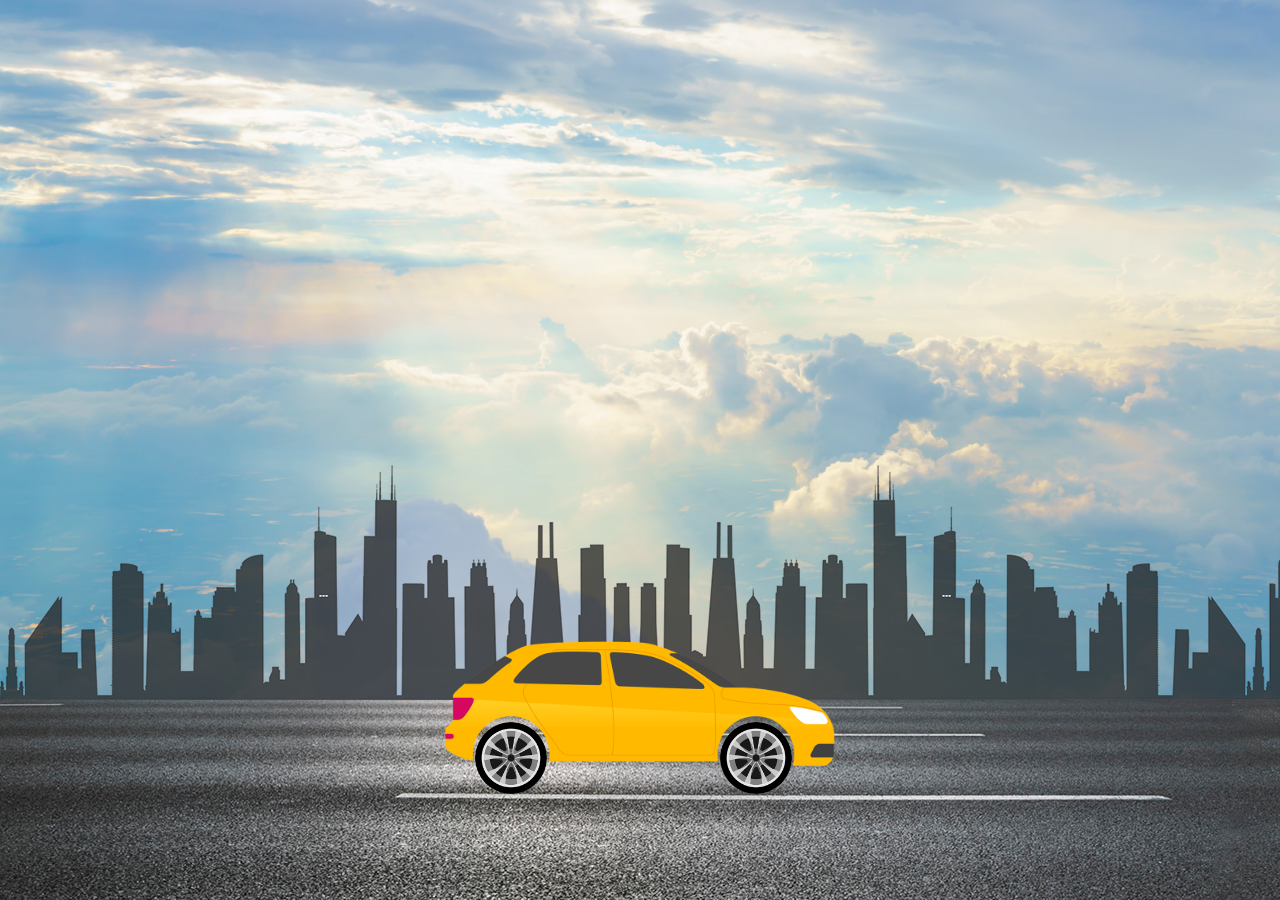
<file: assi/car/index.html>
<!DOCTYPE html>
<html lang="en">
<head>
    <meta charset="UTF-8">
    <title>car</title>
    
	<style>
	 * {
     Margin: 0;
     padding: 0;
 }
 .main{
     height: 100vh;
     width: 100%;
     background-image: url("sky.jpg") ;
     background-size: cover;
     position: relative;
     overflow: hidden;
 }
.road{

    height: 200px;
    width: 500%;
    display: block;
    background-image: url(road.jpg);
    position: absolute;
    bottom: 0;
    left: 0;
    right: 0;
    z-index: 1;
    animation: road 5s linear infinite;
}

@keyframes road{
    100%{
    transform: translateX(-3400px);
}
}
.building{
    height: 250px;
    width: 500%;
    background-image: url(city.png);
    position: absolute;
    bottom: 200px;
    left: 0;
    right: 0;
    display: block;
    z-index: 1;
    background-repeat: repeat-x;
    animation: building 20s linear infinite;

}

@keyframes building{
    100%{
        transform: translate(-1400px);

    }
}
.car{
width: 400px;
left: 50%;
bottom: 100px;
transform: translate(-50%);
position: absolute;
z-index: 2;

}
.car img{
    width: 100%;
    animation:  car linear infinite;
    
}
@keyframes car{
100%{
    transform: translate(-1px);
}
50%{
    transform: translate(1px);
}
0%{
    transform: translate(-1px);
}
}
.wheel{
left: 50%;
bottom: 178px;
transform: translatex(-50%);
position: absolute;
z-index: 2;


}
.wheel img{
    width: 72px;
    height: 72px;
    animation: wheel 1s linear infinite;
}
.back{
    left: -165px;
    position: absolute;
}
.front{
    left: 80px;
    position: absolute;
}
@keyframes wheel{
 100%{
     transform: rotate(360deg);
 }
}
	</style>
</head>
<body>
<div class="main" >
<div class="road"></div>
<div class="building"></div>
<div class="car">
    <img src="car.png" >
</div>
<div class="wheel">
    <img src="wheel.png" class="back">
    <img src="wheel.png" class="front">
</div>
</div>

</body>
</html>
</file>
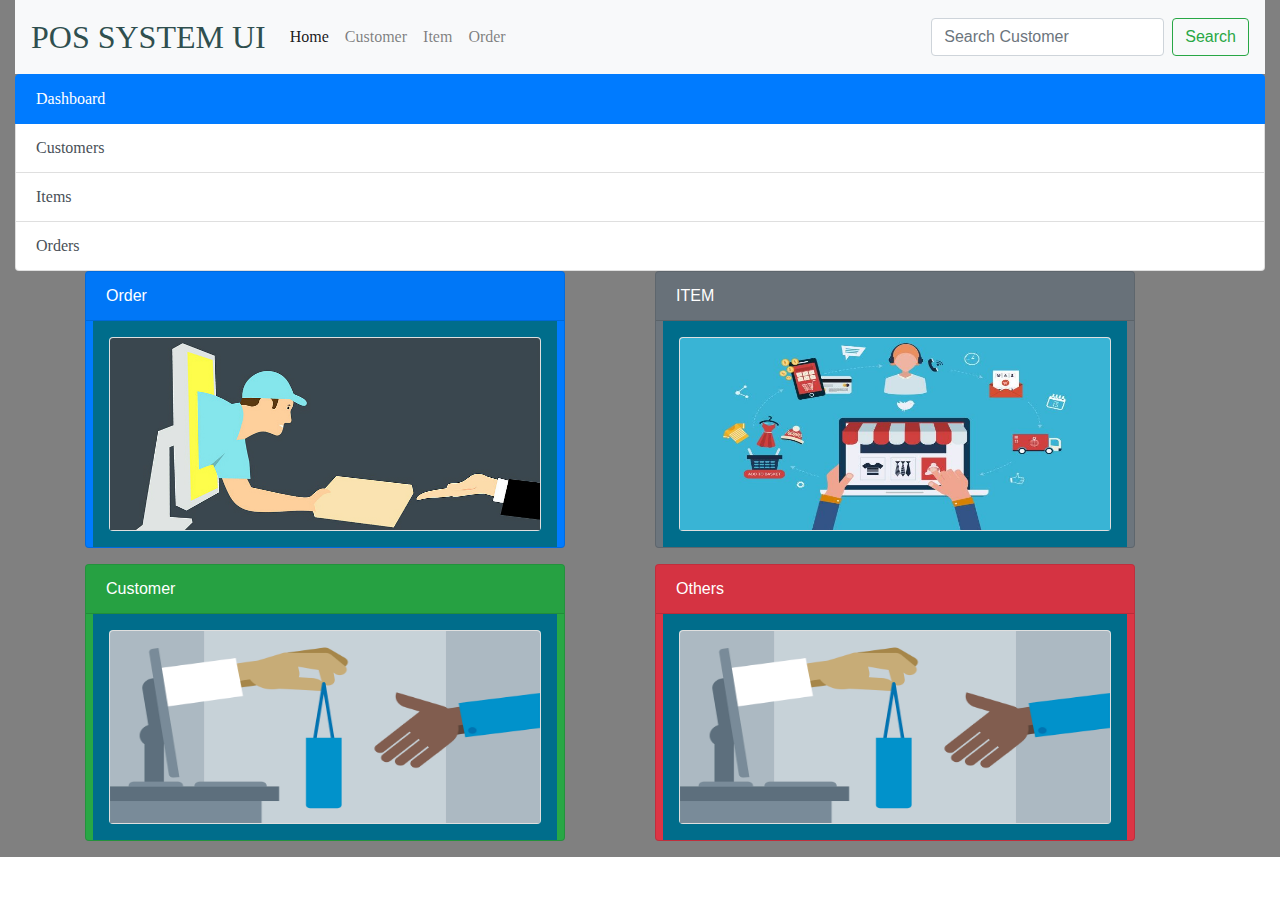
<file: boostrap POS/boostrap.html>
<!DOCTYPE html>
<html lang="en" xmlns="http://www.w3.org/1999/html">
<head>


    <meta charset="UTF-8">
    <meta content="width=device-width, initial-scale=1, shrink-to-fit=no" name="viewport">
    <title>Pos System</title>
    <link href="../imports/boostrap/bootstrap.css" rel="stylesheet">
    <link href="../imports/boostrap/bootstrap.min.css" rel="stylesheet">

    <style>


        section {
            background-color: gray;
        }

        table {
            text-decoration: #0B0B0B;
            font-family: fantasy;
        }

    </style>

</head>
<section class="container-fluid">
    <nav class="navbar navbar-expand-lg navbar-light bg-light">
        <button aria-controls="navbarTogglerDemo03" aria-expanded="false" aria-label="Toggle navigation"
                class="navbar-toggler"
                data-target="#navbarTogglerDemo03" data-toggle="collapse" type="button">
            <span class="navbar-toggler-icon"></span>
        </button>
        <a class="navbar-brand" href="#" style="font-family: fantasy;color: darkslategrey;font-size: xx-large;">POS
            SYSTEM UI</a>

        <div class="collapse navbar-collapse" id="navbarTogglerDemo03">
            <ul class="navbar-nav mr-auto mt-2 mt-lg-0" style="font-family: cursive;">
                <li class="nav-item active" id="n1">
                    <a class="nav-link" href="#">Home <span class="sr-only">(current)</span></a>
                </li>

                <li class="nav-item" id="n2">
                    <a class="nav-link" href="#" tabindex="-1">Customer</a>
                </li>


                <li class="nav-item" id="n3">
                    <a class="nav-link " href="#" tabindex="-1">Item</a>
                </li>

                <li class="nav-item" id="n4">
                    <a class="nav-link " href="#" tabindex="-1">Order</a>
                </li>
            </ul>
            <form class="form-inline my-2 my-lg-0">
                <input aria-label="Search" class="form-control mr-sm-2" placeholder="Search Customer" type="search">
                <button class="btn btn-outline-success my-2 my-sm-0" type="button">Search</button>
            </form>

        </div>

    </nav>
    <div class="col-12 col-sm-12 col-md-12 col-lg-2 col-xl-2 mb-4"
         style="display: contents; width: 20rem;font-family: cursive">
        <div class="list-group">
            <a class="list-group-item list-group-item-action active" href="#" id="main">Dashboard</a>
            <a class="list-group-item list-group-item-action" href="#" id="Customer">Customers </a>
            <a class="list-group-item list-group-item-action" href="#" id="item">Items </a>
            <a class="list-group-item list-group-item-action" href="#" id="order">Orders </a>
        </div>
    </div>
    <section class="container-fluid">
        <div class="container" id="eka">
            <div class="row">
                <div class="col">
                    <div class="card text-white bg-primary mb-3" style="max-width: 30rem;">
                        <div class="card-header">Order</div>
                        <div class="w-auto p-3" style="background-color: #006d8b;align-self: center;">
                            <div class="card" style="width: 27rem;">
                                <img alt="..." class="card-img-top" src="../assi/images/perfect-order.jpg"
                                     style="height: 12rem">

                            </div>
                        </div>
                    </div>
                </div>
                <div class="col">
                    <div class="card text-white bg-secondary mb-3" style="max-width: 30rem;">
                        <div class="card-header">ITEM</div>
                        <div class="w-auto p-3" style="background-color: #006d8b;align-self: center;">
                            <div class="card" style="width: 27rem;">
                                <a href="#"> <img alt="..." class="card-img-top"
                                                  src="../assi/images/sell_item.jpg"
                                                  style="height: 12rem"></a>

                            </div>
                        </div>
                    </div>
                </div>
                <div class="w-100"></div>
                <div class="col">
                    <div class="card text-white bg-success mb-3" style="max-width: 30rem;">
                        <div class="card-header">Customer</div>
                        <div class="w-auto p-3" style="background-color: #006d8b;align-self: center;">
                            <div class="card" style="width: 27rem;">
                                <img alt="..." class="card-img-top" src="../assi/images/online%20customer.jpg"
                                     style="height: 12rem">

                            </div>
                        </div>
                    </div>
                </div>
                <div class="col">
                    <div class="card text-white bg-danger mb-3" style="max-width: 30rem;">
                        <div class="card-header">Others</div>
                        <div class="w-auto p-3" style="background-color: #006d8b;align-self: center;">
                            <div class="card" style="width: 27rem;">
                                <img alt="..." class="card-img-top" src="../assi/images/online%20customer.jpg"
                                     style="height: 12rem">

                            </div>
                        </div>
                    </div>
                </div>
            </div>
        </div>
        <div class="table-wrapper-scroll-y my-custom-scrollbar">
            <div id="customertab" style="display: none; height: 50%">
                <h1>Customer</h1>
                <table class="table overflow-auto" id="custable">
                    <thead>
                    <tr>
                        <th scope="col">#</th>
                        <th scope="col">ID</th>
                        <th scope="col">Name</th>
                        <th scope="col">Address</th>
                        <th scope="col">Number</th>
                    </tr>
                    </thead>
                    <tbody id="custbbody">

                    </tbody>
                </table>
                <div>
                    <button class="btn btn-success" id="cusedit" type="button">Edit</button>
                    <button class="btn btn-danger" id="cusdel" type="button">Delete</button>
                </div>

                <form>
                    <div class="form-row">
                        <div class="form-group col-sl-6">
                            <label for="txtCusId">ID</label>
                            <input class="form-control" id="txtCusId" placeholder="id" type="text">
                        </div>
                        <div class="form-group col-md-6">
                            <label for="txtCusName">Name</label>
                            <input class="form-control" id="txtCusName" placeholder="name" type="text">
                        </div>
                    </div>
                    <div class="form-row">
                        <div class="form-group col-sl-6">
                            <label for="txtCusAddress">address</label>
                            <input class="form-control" id="txtCusAddress" placeholder="address" type="text">
                        </div>
                        <div class="form-group col-md-6">
                            <label for="txtCusNumber">nubmer</label>
                            <input class="form-control" id="txtCusNumber" placeholder="number" type="text">
                        </div>
                    </div>

                    <button class="btn btn-primary" id="cusaddbtn" type="button">Add Customer</button>
                    <button class="btn btn-danger" id="cusclear" type="button">Clear</button>

                </form>

            </div>
        </div>
    </section>
    <section class="container-fluid" id="deka" style="display: none">
        <div id="itemtab">
            <h1>Item</h1>
            <table class="table" id="itemtable">
                <thead>
                <tr>
                    <th scope="col"></th>
                    <th scope="col">ID</th>
                    <th scope="col">ItemName</th>
                    <th scope="col">QTy</th>
                    <th scope="col">PRICE</th>
                </tr>
                </thead>
                <tbody id="itemtbbody">

                </tbody>
            </table>
            <div>
                <button class="btn btn-success" id="itemedit" type="button">Edit</button>
                <button class="btn btn-danger" id="itemdel" type="button">Delete</button>
            </div>

            <form>
                <div class="form-row">
                    <div class="form-group col-sl-6">
                        <label for="txtitemid">ID</label>
                        <input class="form-control" id="txtitemid" placeholder="Item Id" type="text">
                    </div>
                    <div class="form-group col-md-6">
                        <label for="txtitemname">ItemName</label>
                        <input class="form-control" id="txtitemname" placeholder="Item Name" type="text">
                    </div>
                </div>
                <div class="form-row">
                    <div class="form-group col-sl-6">
                        <label for="txtitemprice">Item Price</label>
                        <input class="form-control" id="txtitemprice" placeholder="Item Unit Price" type="text">
                    </div>
                    <div class="form-group col-md-6">
                        <label for="txtitemqty">Qty</label>
                        <input class="form-control" id="txtitemqty" placeholder="Item Qty" type="text">
                    </div>
                </div>

                <button class="btn btn-primary" id="itemaddbtn" type="button">Add Item</button>
                <button class="btn btn-danger" id="itemclear" type="button">Clear</button>

            </form>

        </div>
    </section>
    <section class="container-fluid" id="thuna" style="display: none">
        <div class="container-fluid mt-4">
            <!--main tile-->
            <div class="jumbotron pt-4" style="background: lightgrey;">
                <div class="row">
                    <div class="col-lg-4">
                        <div class="card">
                            <div class="card-header bg-success font-weight-bolder">Invoice Details</div>
                            <div class="card-body">
                                <form>
                                    <div class="row">
                                        <div class="col-6">
                                            <div class="form-group">
                                                <label>Order ID :</label>
                                                <input class="form-control" id="txtOrderID"
                                                       placeholder="Order Id" type="text">
                                                <span class="control-error"
                                                      id="orderId-invalid-error"></span>
                                            </div>
                                        </div>
                                        <div class="col-6">
                                            <div class="form-group">
                                                <label>Date :</label>
                                                <input class="form-control" id="txtOrderDate"
                                                       placeholder="Order Date" type="date">
                                            </div>
                                        </div>
                                    </div>
                                    <div class="row">
                                        <div class="col-6">
                                            <div class="form-group">
                                                <label>Customer :</label>
                                                <select class="form-control" id="selectCusID">

                                                </select>
                                                <span class="control-error"
                                                      id="cus-empty-error"></span>
                                            </div>
                                        </div>
                                        <div class="col-6">
                                            <div class="form-group">
                                                <label for="txtorderCustomerID">Customer ID</label>
                                                <input class="form-control"
                                                       id="txtorderCustomerID" placeholder="Search CusId">
                                            </div>
                                        </div>
                                    </div>
                                    <div class="row">
                                        <div class="col-6">
                                            <div class="form-group">
                                                <label>Name :</label>
                                                <input class="form-control"
                                                       id="txtorderCustomerName"
                                                       placeholder="Customer Name" type="text">
                                            </div>
                                        </div>
                                        <div class="col-6">
                                            <div class="form-group">
                                                <label>Number :</label>
                                                <input class="form-control"
                                                       id="txtorderCustomerNumber"
                                                       placeholder="Customer Number " type="text">
                                            </div>
                                        </div>
                                        <div class="col-12">
                                            <div class="form-group">
                                                <label>Address :</label>
                                                <input class="form-control"
                                                       id="txtorderCustomerAddress"
                                                       placeholder="Customer Address" type="text">
                                            </div>
                                        </div>
                                    </div>
                                </form>
                            </div>
                        </div>
                    </div>
                    <div class="col-lg-5 mt-lg-0 mt-3">
                        <div class="card" >
                            <div class="card-header bg-success  font-weight-bolder">Item Select</div>
                            <div class="card-body">
                                <form>
                                    <div class="row">
                                        <div class="col-6">
                                            <div class="form-group">
                                                <label>Item :</label>
                                                <select class="form-control" id="selectItemCode"></select>
                                                <span class="control-error"
                                                      id="item-empty-error"></span>
                                            </div>
                                        </div>
                                        <div class="col-6">
                                            <div class="form-group">
                                                <label>Item Id :</label>
                                                <input class="form-control" id="txtOrderItemId"
                                                       placeholder=" Search Item Id"
                                                       type="text">
                                            </div>
                                        </div>
                                        <div class="col-5">
                                            <div class="form-group">
                                                <label>Item Name :</label>
                                                <input class="form-control" id="txtItemDescription"
                                                       placeholder="Item Name"
                                                       type="text">
                                            </div>
                                        </div>
                                        <div class="col-4">
                                            <div class="form-group">
                                                <label class="">Price :</label>
                                                <input class="form-control" id="txtOrderItemPrice"
                                                       placeholder="Item Price"
                                                       type="text">
                                            </div>
                                        </div>
                                        <div class="col-3">
                                            <div class="form-group">
                                                <label class="">QtyOnH :</label>
                                                <input class="form-control" id="txtQTYOnHand"
                                                       placeholder="Item Qty OnHand"
                                                       type="text">
                                            </div>
                                        </div>
                                        <hr>
                                        <hr>
                                        <div class="col-12 mt-4">
                                            <div class="form-group">
                                                <label>Order Quantity :</label>
                                                <input class="form-control" id="txtQty" min="1" type="number">
                                                <span class="control-error" id="order-qty-empty-error"></span>
                                            </div>
                                        </div>
                                    </div>
                                    <div class="form-group text-right">
                                        <button class="btn btn-danger col-12 col-sm-auto" id="btnAddToTable"
                                                type="button">
                                            Add Item
                                        </button>
                                    </div>
                                </form>
                            </div>
                        </div>
                    </div>
                    <div class="col-lg-3">
                        <section class="content-box-2 p-4 ">
                            <div class="row">
                                <div class="col-12">
                                    <div class="row">
                                        <div class="col-12">
                                            <span class="" id="total-text">Total : </span>
                                        </div>
                                        <div class="col-12">
                                            <span id="total">00.0</span> Rs/=
                                        </div>
                                    </div>

                                </div>
                                <div class="col-12">
                                    <div class="row">
                                        <div class="col-12">
                                            <span id="total-text1">SubTotal : </span>
                                        </div>
                                        <div class="col-12">
                                            <span id="subtotal">00.0</span> Rs/=
                                        </div>
                                    </div>

                                </div>
                                <div class="col-6 mt-2">
                                    <div class="form-group">
                                        <label>Cash</label>
                                        <input class="form-control" id="txtCash" min="0" typeselectCusID="number">
                                        <span class="control-error"
                                              id="cash-empty-error"></span>
                                    </div>
                                </div>
                                <div class="col-6 mt-2">
                                    <div class="form-group">
                                        <label>Discount</label>
                                        <input class="form-control" id="txtDiscount" min="0" placeholder="Discount"
                                               type="number">
                                    </div>
                                </div>
                                <div class="col-8">
                                    <div class="form-group">
                                        <label>Balance</label>
                                        <input class="form-control" id="txtBalance" placeholder="Balance" type="text">
                                    </div>
                                </div>
                                <div class="col-4 mt-4">
                                    <button class="btn btn-success" id="btnSubmitOrder" type="button">Purchase</button>
                                </div>
                            </div>
                        </section>
                    </div>
                </div>
                <!--order table-->
                <div class="col-md-12 mt-4" style="height:180px; overflow-y: scroll">
                    <table class="table table-bordered text-white">
                        <thead class="bg-success">
                        <tr>
                            <th>Item Code</th>
                            <th>Item Name</th>
                            <th>Price</th>
                            <th>Quantity</th>
                            <th>Total</th>
                        </tr>
                        </thead>
                        <tbody class="bg-light text-dark" id="orderTable">

                        </tbody>
                    </table>
                </div>
            </div>
        </div>
    </section>
</section>

<script src="../imports/js/jquery-3.5.1.min.js"></script>
<script src="../imports/boostrap/bootstrap.js"></script>
<script src="../imports/boostrap/bootstrap.min.js"></script>
<script src="../imports/boostrap/bootstrap.bundle.min.js"></script>

<script src="assests/db/Cusomerdb.js"></script>
<script src="assests/db/Itemdb.js"></script>


<script src="assests/Controller/Navigation%20Controller.js"></script>
<script src="assests/Controller/Customer%20Controler.js"></script>
<script src="assests/Controller/Item%20Controller.js"></script>
<script src="assests/Controller/Order%20Controller.js"></script>


</html>
</file>
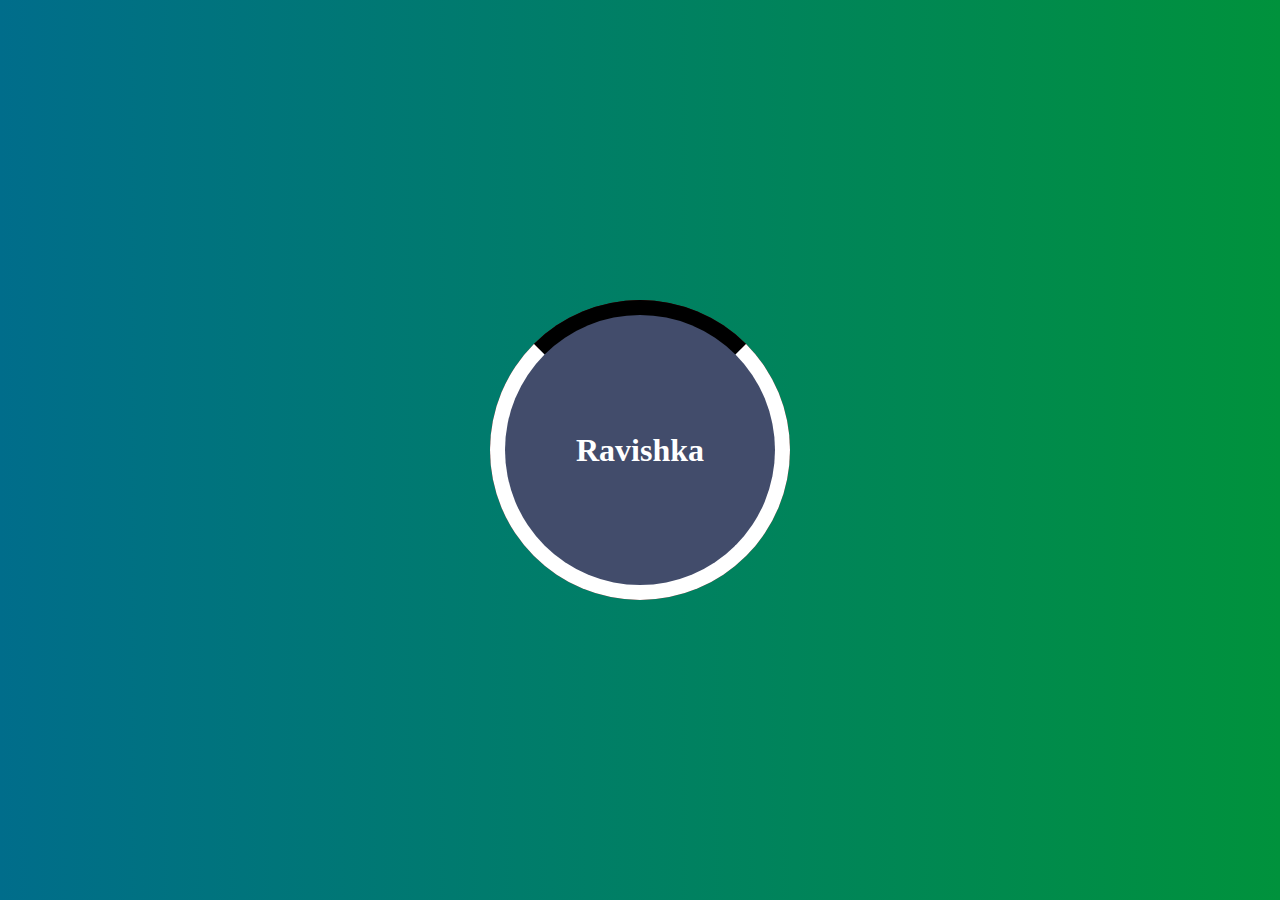
<file: assi/Assingment/Animation.html>
<!DOCTYPE html>
<html lang="en">
<head>
    <meta charset="UTF-8">
    <title>Circle Border Transition</title>
    <style>
        body {
            background: linear-gradient(to left, #00923c, #006d8b);
            overflow: hidden;
        }

        div {
            width: 300px;
            height: 300px;
            border-radius: 100%;
            position: absolute;
            top: 0;
            left: 0;
            right: 0;
            bottom: 0;
            margin: auto;
            background: #6b0200;
        }

        div::before {
            content: "";
            position: absolute;
            top: 0;
            right: 0;
            bottom: 0;
            left: 0;
            background: #424c6b;
            border-radius: 100%;
            border: 15px solid white;
            border-top: 15px solid #000000;
        }

        div:hover:before {
            transition: all 2s;
            transform: rotate(360deg);
        }

        /*div::after {*/
        /*    content: "B";*/
        /*}*/

        /*div:hover{*/
        /*    transition: all 2s;*/
        /*    transform: rotate(360deg);*/
        /*}*/

        /*div:hover>h1{*/
        /*    transition: all 2s;*/
        /*    transform: rotate(-360deg);*/
        /*}*/

        div > h1 {
            color: white;
            position: absolute;
            width: max-content;
            height: max-content;
            top: 0;
            left: 0;
            right: 0;
            bottom: 0;
            margin: auto;
        }
    </style>
</head>
<body>

<div>
    <h1>Ravishka</h1>
</div>

</body>
</html>
</file>
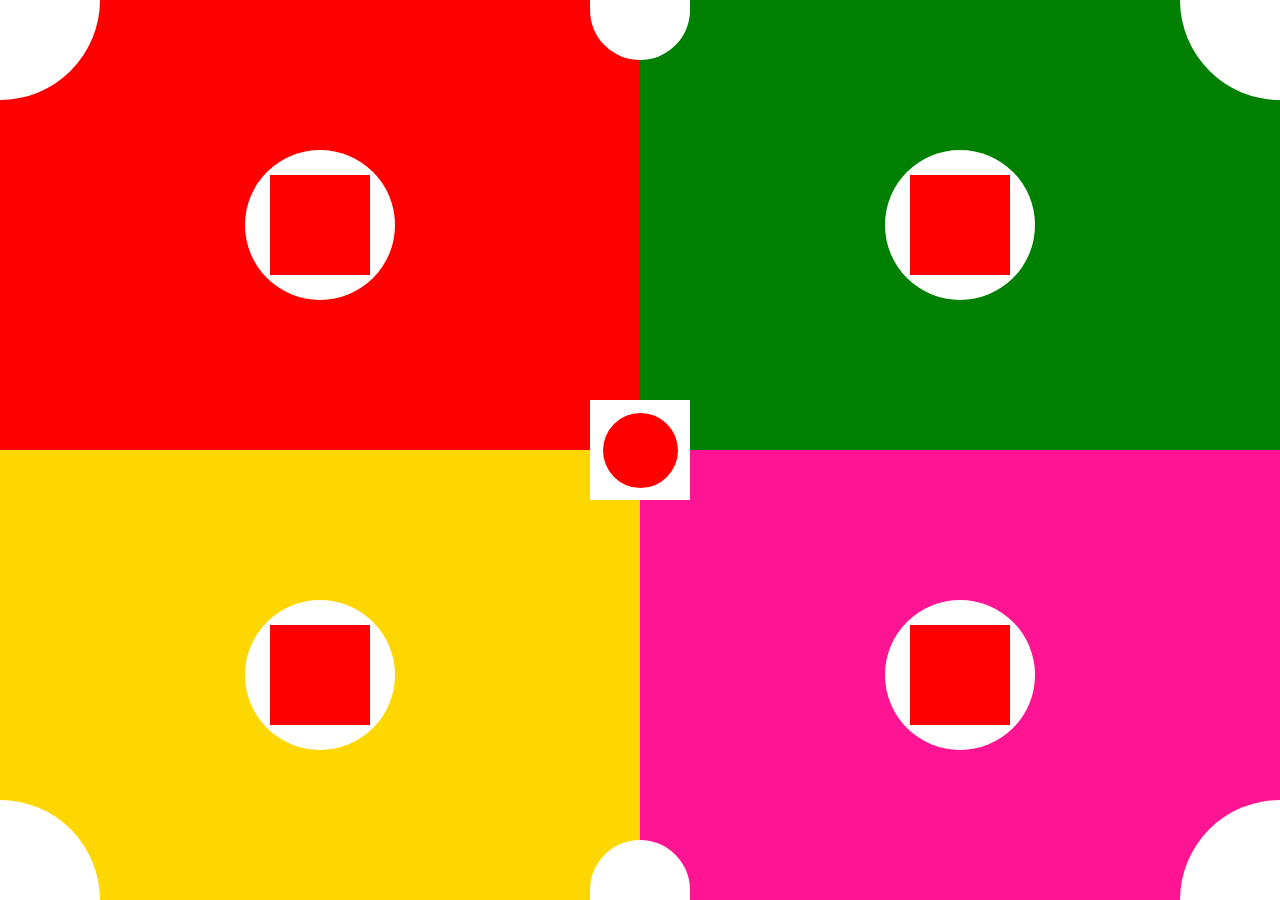
<file: assi/Assingment/Decoration.html>
<!DOCTYPE html>
<!-- saved from url=(0051)https://bmkldijse.000webhostapp.com/Decoration.html -->
<html lang="en"><head><meta http-equiv="Content-Type" content="text/html; charset=UTF-8">
    
    <title>Decoration</title>
    <style>
        main>main:nth-child(1){
            width: 50%;
            height: 50%;
            background-color: red;
            position: absolute;
            top: 0;
            left: 0;
        }
        main>main:nth-child(2){
            width: 50%;
            height: 50%;
            background-color: green;
            position: absolute;
            top: 0;
            right: 0;
        }
        main>main:nth-child(3){
            width: 50%;
            height: 50%;
            background-color: gold;
            position: absolute;
            bottom: 0;
            left: 0;
        }
        main>main:nth-child(4){
            width: 50%;
            height: 50%;
            background-color: deeppink;
            position: absolute;
            bottom: 0;
            right: 0;
        }
        main>main>section{
            width: 150px;
            height: 150px;
            background: white;
            border-radius: 100%;
            position: absolute;
            top: 0;
            bottom: 0;
            right: 0;
            left: 0;
            margin: auto;
        }
        main>main>section>div{
            width: 100px;
            height: 100px;
            background: red;
            position: absolute;
            top: 0;
            bottom: 0;
            right: 0;
            left: 0;
            margin: auto;
        }
        body>div{
            width: 100px;
            height: 100px;
            background: white;
            position: absolute;
        }
        body>div:nth-child(1){
            top: 0;
            left: 0;
        }
        body>div:nth-child(2){
            top: 0;
            right: 0;
            border-bottom-left-radius: 100px;
        }
        body>div:nth-child(3){
            top: 0;
            left: 0;
            border-bottom-right-radius: 100px;
        }
        body>div:nth-child(4){
            bottom: 0;
            right: 0;
            border-top-left-radius: 100px;
        }
        body>div:nth-child(5){
            bottom: 0;
            left: 0;
            border-top-right-radius: 100px;
        }
        body>div:nth-child(6){
            bottom: 0;
            left: 0;
            top: 0;
            right: 0;
            margin: auto;
        }
        body>div:nth-child(6)>div{
            width: 75px;
            height: 75px;
            background: red;
            position: absolute;
            bottom: 0;
            left: 0;
            top: 0;
            right: 0;
            margin: auto;
            border-radius: 100%;
        }
        body>div:nth-child(7){
            height: 60px;
            top: 0;
            left: 0;
            right: 0;
            border-bottom-right-radius: 50px;
            border-bottom-left-radius: 50px;
            margin: auto;
        }
        body>div:nth-child(8){
            height:60px;
            bottom: 0;
            left: 0;
            right: 0;
            border-top-right-radius: 50px;
            border-top-left-radius: 50px;
            margin: auto;
        }
    </style></head><body>&gt;


<main>
    <main>
        <section>
            <div></div>
        </section>
    </main>
    <main>
        <section>
            <div></div>
        </section>
    </main>
    <main>
        <section>
            <div></div>
        </section>
    </main>
    <main>
        <section>
            <div></div>
        </section>
    </main>
</main>

<div></div>
<div></div>
<div></div>
<div></div>
<div>
    <div></div>
</div>
<div></div>
<div></div>

</body></html>
</file>
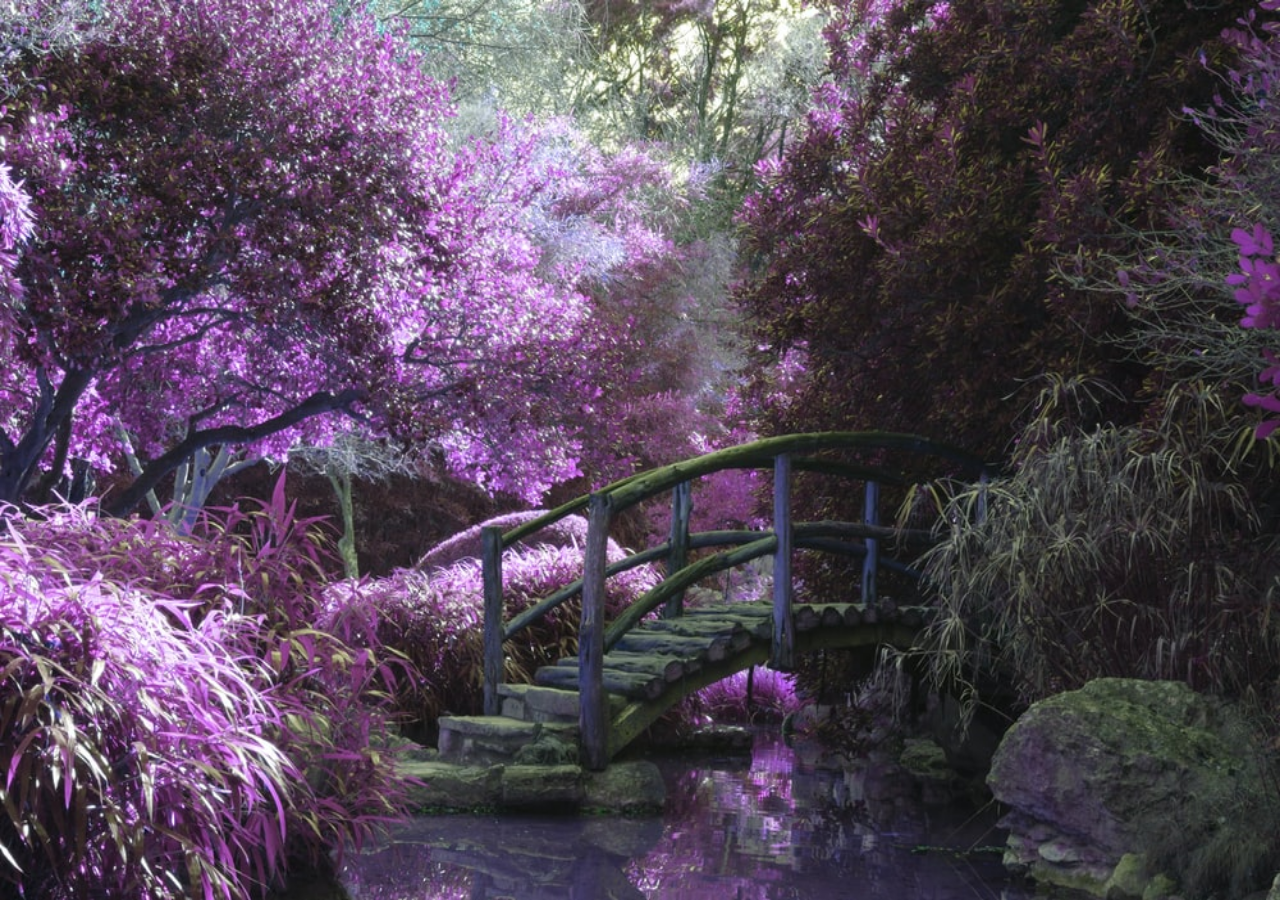
<file: assi/Assingment/imageSlider.html>
<!DOCTYPE html>
<html lang="en">
<head>
    <meta charset="UTF-8">
    <title>Image Slider</title>
    <link rel="stylesheet" href="../../css/normalize.css">
    <style>
        section {
            height: 100vh;
            width: 100vw;
            display: flex;
            position: relative;
            animation: slide 16s infinite alternate;
            right: 300vw;
        }

        section > img {
            position: relative;
            height: 100%;
            width: 100%;
        }


        @keyframes slide {
            25% {
                right: 300vw;
            }
            50% {
                right: 200vw;
            }
            75% {
                right: 100vw;
            }
            100% {
                right: 0;
            }
        }
    </style>
</head>
<body style="overflow:hidden;">

<section>
    <img src="../images/632200.jpg" style="z-index: 1">

    <img src="../images/download.jpg" style="z-index: 2">


    <img src="../images/tree-736885__340.webp" style="z-index: 3">

    <img src="../images/photo-1432958576632-8a39f6b97dc7.jpg" style="z-index: 4">
</section>

</body>
</html>
</file>
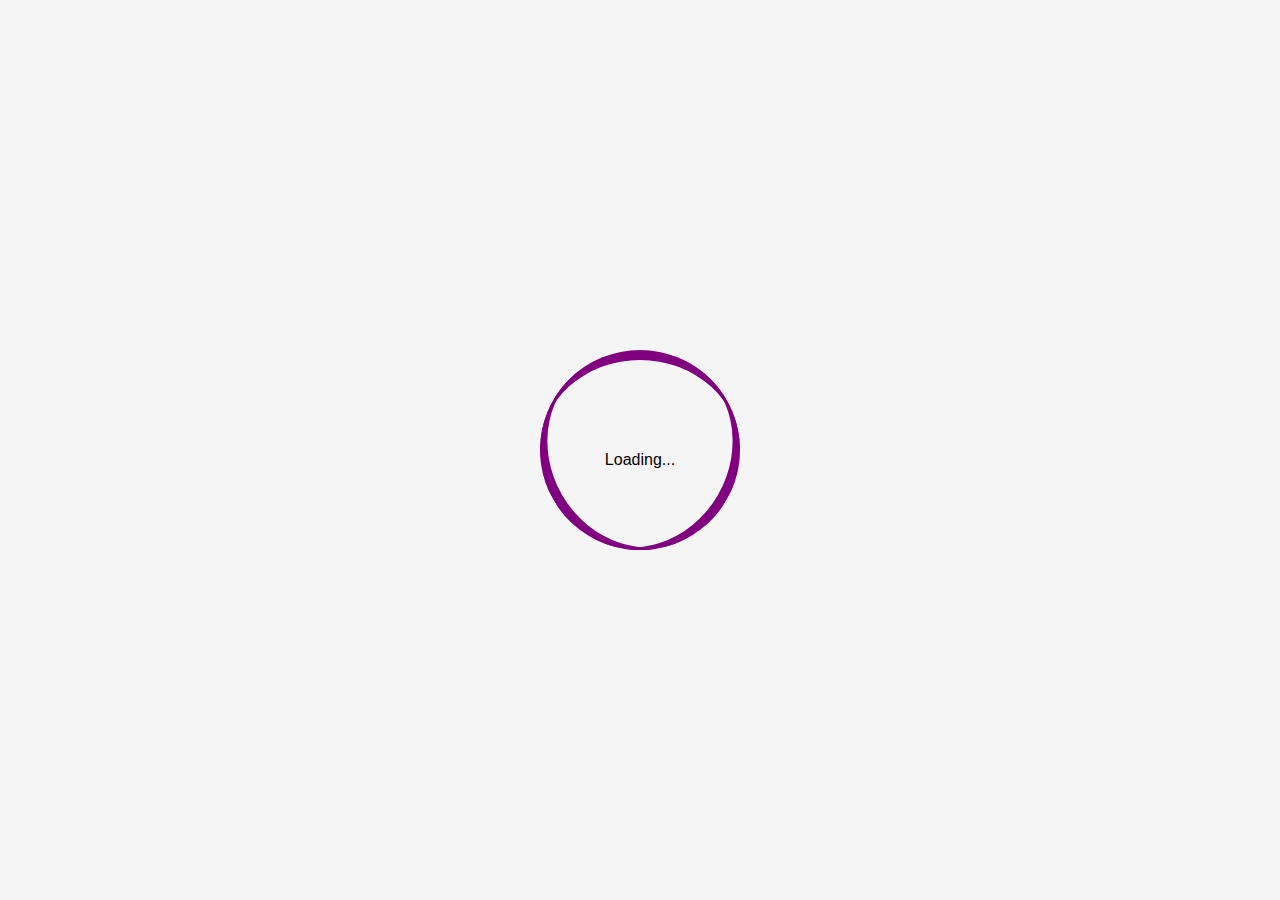
<file: assi/Assingment/loading.html>
<!DOCTYPE html>
<html lang="en" dir="ltr">
  <head>
    <meta charset="utf-8">
    <title></title>
    
    <style>
      body{
  margin: 0;
  padding: 0;
  background:whitesmoke;
  height: 100vh;
  display: flex;
  align-items: center;
  justify-content: center;
  font-family: "montserrat",sans-serif;
}

.loading{
  width: 200px;
  height: 200px;
  box-sizing: border-box;
  border-radius: 50%;
  border-top: 10px solid purple;
  position: relative;
  animation: a1 2s linear infinite;
}

.loading::before,.loading::after{
  content: '';
  width: 200px;
  height: 200px;
  position: absolute;
  left: 0;
  top: -10px;
  box-sizing: border-box;
  border-radius: 50%;
}

.loading::before{
  border-top: 10px solid purple;
  transform: rotate(120deg);
}

.loading::after{
  border-top: 10px solid purple;
  transform: rotate(240deg);
}

.loading span{
  position: absolute;
  width: 200px;
  height: 200px;
  color:black;
  text-align: center;
  line-height: 200px;
  animation: a2 2s linear infinite;
}

@keyframes a1 {
  to{
    transform: rotate(360deg);
  }
}

@keyframes a2 {
  to{
    transform: rotate(-360deg);
  }
}

    </style>
  </head>
  <body>
    <div class="loading">
      <span>Loading...</span>
    </div>
  </body>
</html>
</file>
